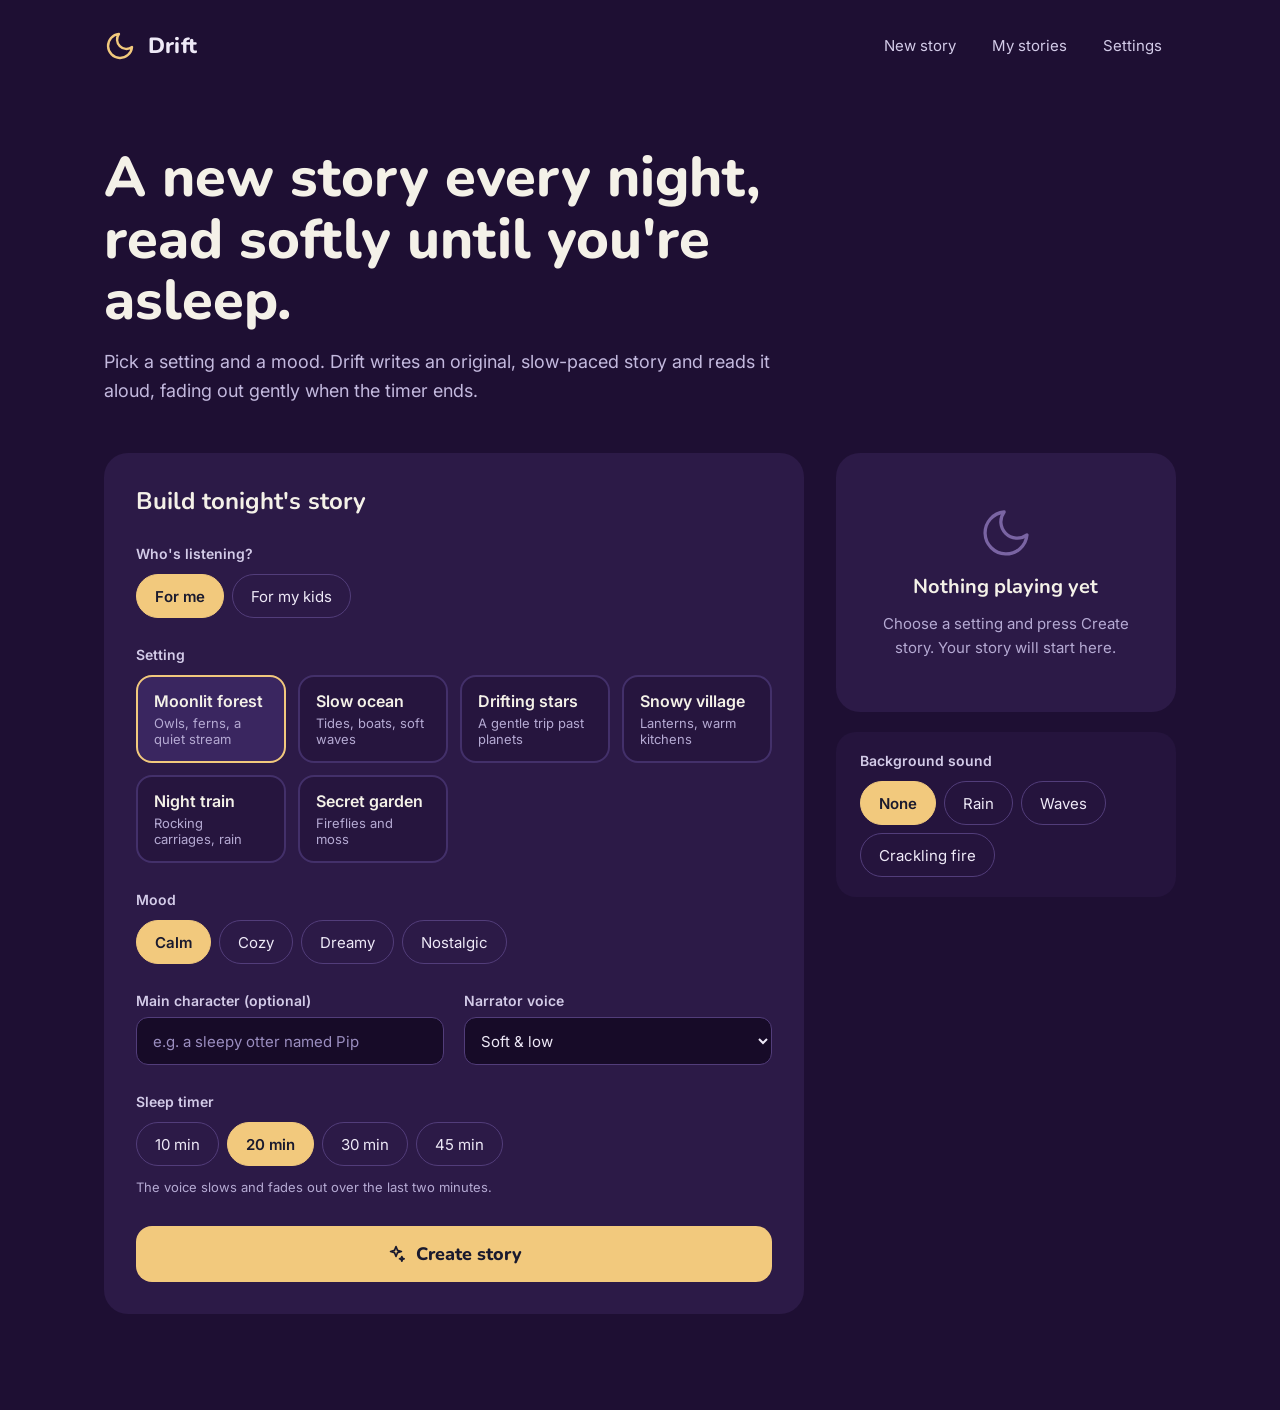
<file: atonull/index.html>
<!doctype html>
<html lang="en">
<head>
  <meta charset="utf-8">
  <meta name="viewport" content="width=device-width, initial-scale=1">
  <title>Drift — Bedtime Story Generator</title>
  <meta name="description" content="Pick a setting and a mood. Drift writes an original, slow-paced bedtime story and reads it aloud, fading out gently when the timer ends.">
  <link rel="icon" href="data:image/svg+xml,%3Csvg xmlns='http://www.w3.org/2000/svg' viewBox='0 0 24 24' fill='none' stroke='%23F2C97D' stroke-width='1.8' stroke-linecap='round' stroke-linejoin='round'%3E%3Cpath d='M21 12.8A9 9 0 1 1 11.2 3a7 7 0 0 0 9.8 9.8z'/%3E%3C/svg%3E">
  <link rel="preconnect" href="https://fonts.googleapis.com">
  <link rel="preconnect" href="https://fonts.gstatic.com" crossorigin>
  <link rel="stylesheet" href="https://fonts.googleapis.com/css2?family=Nunito:wght@400;600;700;800&family=Inter:wght@400;500;600&display=swap">
  <link rel="stylesheet" href="styles.css">
</head>
<body>
  <header class="site-header">
    <a class="brand" href="index.html">
      <svg width="32" height="32" viewBox="0 0 24 24" fill="none" stroke="#F2C97D" stroke-width="1.8" stroke-linecap="round" stroke-linejoin="round" aria-hidden="true"><path d="M21 12.8A9 9 0 1 1 11.2 3a7 7 0 0 0 9.8 9.8z"></path></svg>
      <span class="brand-name">Drift</span>
    </a>
    <nav class="site-nav" aria-label="Main">
      <a href="#create">New story</a>
      <a href="library.html">My stories</a>
      <a href="#settings">Settings</a>
    </nav>
  </header>

  <main class="page page--home">
    <section class="hero">
      <h1>A new story every night, read softly until you're asleep.</h1>
      <p>Pick a setting and a mood. Drift writes an original, slow-paced story and reads it aloud, fading out gently when the timer ends.</p>
    </section>

    <div class="layout">
      <section id="create" class="create-panel" aria-labelledby="create-h">
        <h2 id="create-h">Build tonight's story</h2>

        <div class="field-group">
          <span class="field-label" id="audience-label">Who's listening?</span>
          <div class="chip-row" id="audiences" role="group" aria-labelledby="audience-label"></div>
          <div class="age-box" id="age-box" hidden>
            <span class="field-label" id="age-label">Age</span>
            <div class="chip-row" id="ages" role="group" aria-labelledby="age-label"></div>
            <span class="field-note">Kids' stories use simple words, kind characters and a happy, sleepy ending, with nothing scary. Add your child's name as the main character to make it theirs.</span>
          </div>
        </div>

        <div class="field-group">
          <span class="field-label" id="theme-label">Setting</span>
          <div class="card-grid" id="themes" role="group" aria-labelledby="theme-label"></div>
        </div>

        <div class="field-group">
          <span class="field-label" id="mood-label">Mood</span>
          <div class="chip-row" id="moods" role="group" aria-labelledby="mood-label"></div>
        </div>

        <div class="field-row">
          <div class="field">
            <label class="field-label" for="hero">Main character (optional)</label>
            <input class="text-input" id="hero" type="text" placeholder="e.g. a sleepy otter named Pip">
          </div>
          <div class="field">
            <label class="field-label" for="voice">Narrator voice</label>
            <select class="select-input" id="voice">
              <option>Soft &amp; low</option>
              <option>Warm storyteller</option>
              <option>Gentle whisper</option>
            </select>
          </div>
        </div>

        <div class="field-group">
          <span class="field-label" id="timer-label">Sleep timer</span>
          <div class="chip-row" id="timers" role="group" aria-labelledby="timer-label"></div>
          <span class="field-note">The voice slows and fades out over the last two minutes.</span>
        </div>

        <button type="button" class="primary-btn" id="generate">
          <svg width="20" height="20" viewBox="0 0 24 24" fill="none" stroke="currentColor" stroke-width="2" stroke-linecap="round" stroke-linejoin="round" aria-hidden="true"><path d="M12 3l1.8 4.6L18.5 9l-4.7 1.4L12 15l-1.8-4.6L5.5 9l4.7-1.4z"></path><path d="M19 15l.8 2 2 .8-2 .8-.8 2-.8-2-2-.8 2-.8z"></path></svg>
          <span id="generate-label">Create story</span>
        </button>
      </section>

      <aside class="side" aria-label="Player">
        <div class="player">
          <div id="player-story" hidden style="display:flex;flex-direction:column;gap:20px">
            <div class="now-playing">
              <span class="eyebrow">Now playing</span>
              <h3 id="story-title"></h3>
              <span class="meta" id="story-meta"></span>
            </div>
            <p class="story-text">[Story text appears here as it's read aloud — the current sentence is highlighted, the rest stays dim so the screen stays calm.]</p>
            <div class="progress">
              <div class="progress-track"><div class="progress-fill"></div></div>
              <div class="progress-times"><span>0:00</span><span id="timer-end"></span></div>
            </div>
            <div class="controls">
              <button type="button" class="icon-btn" aria-label="Back 15 seconds">
                <svg width="20" height="20" viewBox="0 0 24 24" fill="none" stroke="currentColor" stroke-width="2" stroke-linecap="round" stroke-linejoin="round" aria-hidden="true"><path d="M3 12a9 9 0 1 0 3-6.7L3 8"></path><path d="M3 3v5h5"></path></svg>
              </button>
              <button type="button" class="play-btn" id="toggle-play" aria-label="Pause">
                <svg id="icon-pause" width="28" height="28" viewBox="0 0 24 24" fill="currentColor" aria-hidden="true"><rect x="6" y="5" width="4" height="14" rx="1"></rect><rect x="14" y="5" width="4" height="14" rx="1"></rect></svg>
                <svg id="icon-play" width="28" height="28" viewBox="0 0 24 24" fill="currentColor" aria-hidden="true" hidden><path d="M8 5v14l11-7z"></path></svg>
              </button>
              <button type="button" class="icon-btn" id="regenerate" aria-label="New story, same settings">
                <svg width="20" height="20" viewBox="0 0 24 24" fill="none" stroke="currentColor" stroke-width="2" stroke-linecap="round" stroke-linejoin="round" aria-hidden="true"><path d="M21 12a9 9 0 1 1-3-6.7L21 8"></path><path d="M21 3v5h-5"></path></svg>
              </button>
            </div>
          </div>

          <div class="empty-state" id="player-empty">
            <svg width="56" height="56" viewBox="0 0 24 24" fill="none" stroke="#7A64A3" stroke-width="1.4" stroke-linecap="round" stroke-linejoin="round" aria-hidden="true"><path d="M21 12.8A9 9 0 1 1 11.2 3a7 7 0 0 0 9.8 9.8z"></path></svg>
            <h3>Nothing playing yet</h3>
            <p>Choose a setting and press Create story. Your story will start here.</p>
          </div>
        </div>

        <div class="sound-box">
          <span class="field-label" id="sound-label">Background sound</span>
          <div class="chip-row" id="sounds" role="group" aria-labelledby="sound-label"></div>
        </div>
      </aside>
    </div>
  </main>

  <script src="app.js"></script>
</body>
</html>
</file>
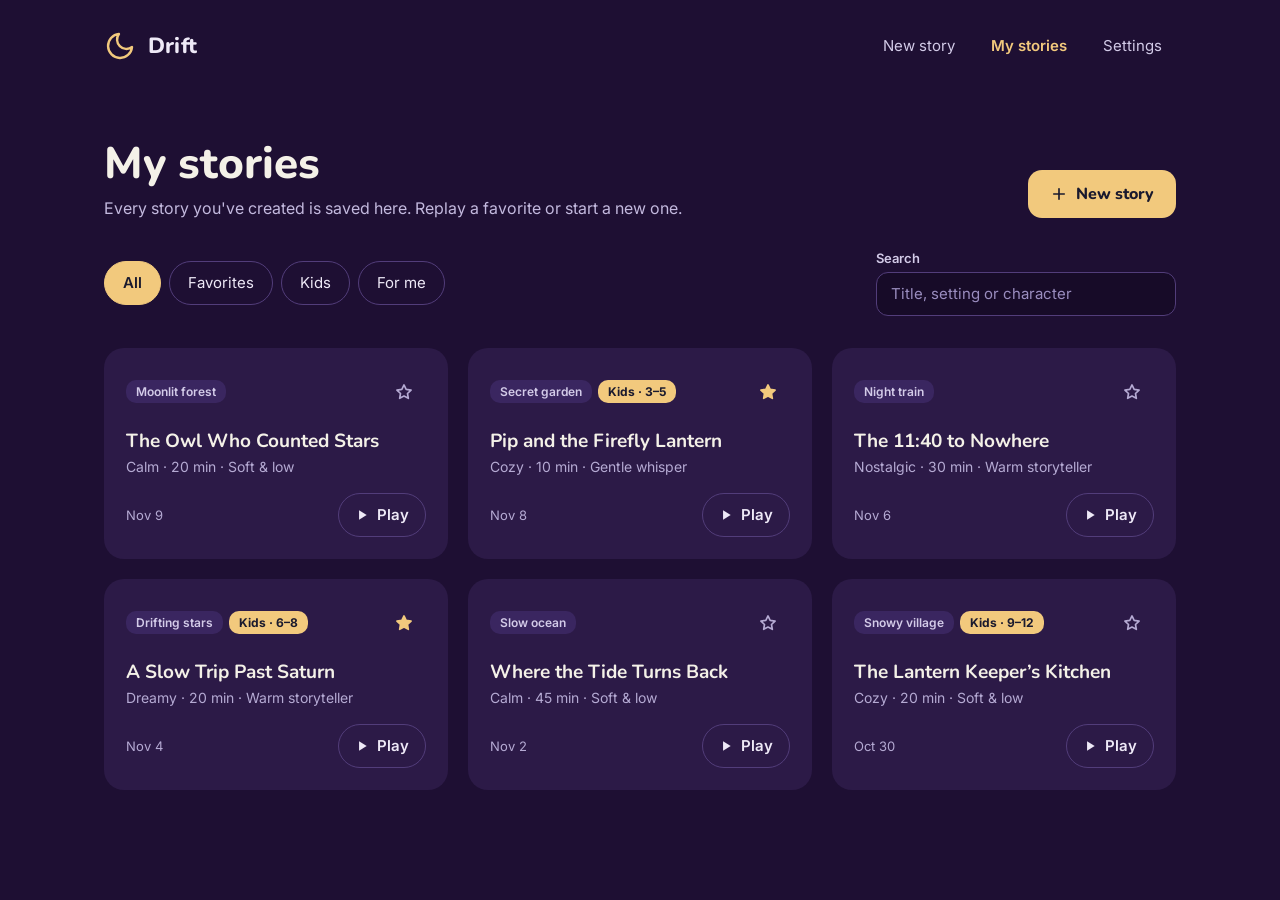
<file: atonull/library.html>
<!doctype html>
<html lang="en">
<head>
  <meta charset="utf-8">
  <meta name="viewport" content="width=device-width, initial-scale=1">
  <title>My Stories — Drift</title>
  <meta name="description" content="Every story you've created is saved here. Replay a favorite or start a new one.">
  <link rel="icon" href="data:image/svg+xml,%3Csvg xmlns='http://www.w3.org/2000/svg' viewBox='0 0 24 24' fill='none' stroke='%23F2C97D' stroke-width='1.8' stroke-linecap='round' stroke-linejoin='round'%3E%3Cpath d='M21 12.8A9 9 0 1 1 11.2 3a7 7 0 0 0 9.8 9.8z'/%3E%3C/svg%3E">
  <link rel="preconnect" href="https://fonts.googleapis.com">
  <link rel="preconnect" href="https://fonts.gstatic.com" crossorigin>
  <link rel="stylesheet" href="https://fonts.googleapis.com/css2?family=Nunito:wght@400;600;700;800&family=Inter:wght@400;500;600&display=swap">
  <link rel="stylesheet" href="styles.css">
</head>
<body>
  <header class="site-header">
    <a class="brand" href="index.html">
      <svg width="32" height="32" viewBox="0 0 24 24" fill="none" stroke="#F2C97D" stroke-width="1.8" stroke-linecap="round" stroke-linejoin="round" aria-hidden="true"><path d="M21 12.8A9 9 0 1 1 11.2 3a7 7 0 0 0 9.8 9.8z"></path></svg>
      <span class="brand-name">Drift</span>
    </a>
    <nav class="site-nav" aria-label="Main">
      <a href="index.html">New story</a>
      <a href="library.html" aria-current="page">My stories</a>
      <a href="#settings">Settings</a>
    </nav>
  </header>

  <main class="page page--library">
    <section class="library-head">
      <div>
        <h1>My stories</h1>
        <p>Every story you've created is saved here. Replay a favorite or start a new one.</p>
      </div>
      <a class="link-btn" href="index.html">
        <svg width="18" height="18" viewBox="0 0 24 24" fill="none" stroke="currentColor" stroke-width="2.2" stroke-linecap="round" aria-hidden="true"><path d="M12 5v14M5 12h14"></path></svg>
        New story
      </a>
    </section>

    <div class="toolbar">
      <div class="chip-row" id="filters" role="group" aria-label="Filter stories"></div>
      <div class="search">
        <label class="field-label" for="search">Search</label>
        <input id="search" type="search" placeholder="Title, setting or character">
      </div>
    </div>

    <div class="story-grid" id="story-grid"></div>

    <div class="empty-panel" id="empty" hidden>
      <h2>No stories here yet</h2>
      <p id="empty-text">Tap the star on a story to add it to your favorites.</p>
    </div>
  </main>

  <script src="library.js"></script>
</body>
</html>
</file>
<file: atonull/styles.css>
/* Drift — shared styles for index.html and library.html */

:root {
  --bg: #1E0F33;
  --panel: #2C1A47;
  --panel-deep: #26153E;
  --panel-aside: #25143D;
  --panel-selected: #3A2660;
  --line: #43306A;
  --line-strong: #523D7A;
  --text: #EEE9F7;
  --text-head: #F4F1E8;
  --text-soft: #D3CBE8;
  --text-lede: #C3B9DE;
  --text-muted: #B5AAD3;
  --accent: #F2C97D;
  --accent-hover: #FFE2A8;
  --ink: #1A1A2E;
  color-scheme: dark;
}

* { box-sizing: border-box; }

html { background: var(--bg); }

body {
  margin: 0;
  min-height: 100vh;
  background: var(--bg);
  color: var(--text);
  font-family: Inter, system-ui, sans-serif;
}

a { color: var(--accent); }
a:hover { color: var(--accent-hover); }

[hidden] { display: none !important; }

input::placeholder { color: #9A8DBF; }

:focus-visible {
  outline: 2px solid var(--accent);
  outline-offset: 3px;
}

h1, h2, h3, p { margin: 0; }

/* ---------- Header ---------- */

.site-header {
  max-width: 1120px;
  margin: 0 auto;
  padding: 24px;
  display: flex;
  flex-wrap: wrap;
  align-items: center;
  justify-content: space-between;
  gap: 16px;
}

.brand {
  display: flex;
  align-items: center;
  gap: 12px;
  text-decoration: none;
  color: var(--text);
}

.brand:hover { color: var(--text); }

.brand-name {
  font-family: Nunito, sans-serif;
  font-weight: 800;
  font-size: 22px;
  letter-spacing: 0.2px;
}

.site-nav { display: flex; flex-wrap: wrap; gap: 8px; }

.site-nav a {
  color: var(--text-soft);
  text-decoration: none;
  padding: 12px 14px;
  font-size: 15px;
}

.site-nav a:hover { color: var(--text-head); }

.site-nav a[aria-current="page"] {
  color: var(--accent);
  font-weight: 600;
}

/* ---------- Page shell ---------- */

.page {
  max-width: 1120px;
  margin: 0 auto;
  padding: 24px 24px 96px;
  display: flex;
  flex-direction: column;
}

.page--home { gap: 48px; }
.page--library { gap: 32px; }

.hero {
  display: flex;
  flex-direction: column;
  gap: 16px;
  max-width: 720px;
  padding-top: 32px;
}

.hero h1 {
  font-family: Nunito, sans-serif;
  font-weight: 800;
  font-size: clamp(36px, 5vw, 56px);
  line-height: 1.1;
  color: var(--text-head);
}

.hero p {
  font-size: 18px;
  line-height: 1.6;
  color: var(--text-lede);
}

.layout {
  display: flex;
  flex-wrap: wrap;
  gap: 32px;
  align-items: flex-start;
}

/* ---------- Chips & cards ---------- */

.chip-row { display: flex; flex-wrap: wrap; gap: 8px; }

.chip {
  min-height: 44px;
  padding: 0 18px;
  border-radius: 22px;
  font: inherit;
  font-size: 15px;
  cursor: pointer;
  background: transparent;
  color: var(--text);
  border: 1px solid var(--line-strong);
}

.chip:hover { border-color: var(--accent); }

.chip[aria-pressed="true"] {
  background: var(--accent);
  color: var(--ink);
  border-color: var(--accent);
  font-weight: 600;
}

.card-grid {
  display: grid;
  grid-template-columns: repeat(auto-fill, minmax(140px, 1fr));
  gap: 12px;
}

.option-card {
  min-height: 88px;
  padding: 14px 16px;
  border-radius: 16px;
  text-align: left;
  cursor: pointer;
  display: flex;
  flex-direction: column;
  justify-content: flex-end;
  gap: 4px;
  font: inherit;
  color: var(--text-head);
  background: var(--panel-deep);
  border: 2px solid var(--line);
}

.option-card:hover { border-color: var(--line-strong); }

.option-card[aria-pressed="true"] {
  background: var(--panel-selected);
  border-color: var(--accent);
}

.option-card .label { font-size: 16px; font-weight: 600; }
.option-card .hint { font-size: 13px; color: var(--text-muted); }

/* ---------- Create panel ---------- */

.create-panel {
  flex: 999 1 560px;
  min-width: 0;
  background: var(--panel);
  border-radius: 24px;
  padding: 32px;
  display: flex;
  flex-direction: column;
  gap: 28px;
}

.create-panel h2 {
  font-family: Nunito, sans-serif;
  font-weight: 700;
  font-size: 24px;
  color: var(--text-head);
}

.field-group { display: flex; flex-direction: column; gap: 12px; }

.field-label {
  font-size: 14px;
  font-weight: 600;
  color: var(--text-soft);
}

.field-note {
  font-size: 13px;
  line-height: 1.5;
  color: var(--text-muted);
}

.age-box {
  display: flex;
  flex-direction: column;
  gap: 12px;
  background: var(--panel-deep);
  border: 1px solid var(--line);
  border-radius: 16px;
  padding: 16px 18px;
}

.field-row { display: flex; flex-wrap: wrap; gap: 20px; }

.field {
  flex: 1 1 220px;
  display: flex;
  flex-direction: column;
  gap: 8px;
}

.text-input,
.select-input {
  height: 48px;
  border-radius: 12px;
  border: 1px solid var(--line-strong);
  background: #170B28;
  color: var(--text);
  font: inherit;
  font-size: 15px;
}

.text-input { padding: 0 16px; width: 100%; }
.select-input { padding: 0 12px; width: 100%; }

.primary-btn {
  height: 56px;
  border: none;
  border-radius: 16px;
  background: var(--accent);
  color: var(--ink);
  font-family: Nunito, sans-serif;
  font-weight: 800;
  font-size: 18px;
  cursor: pointer;
  display: flex;
  align-items: center;
  justify-content: center;
  gap: 10px;
}

.primary-btn:hover { background: var(--accent-hover); }

/* ---------- Player ---------- */

.side { flex: 1 1 340px; min-width: 0; display: flex; flex-direction: column; gap: 20px; }

.player {
  background: var(--panel);
  border-radius: 24px;
  padding: 28px;
  display: flex;
  flex-direction: column;
  gap: 20px;
}

.now-playing { display: flex; flex-direction: column; gap: 6px; }

.eyebrow {
  font-size: 13px;
  font-weight: 600;
  color: var(--accent);
  text-transform: uppercase;
  letter-spacing: 1px;
}

.player h3 {
  font-family: Nunito, sans-serif;
  font-weight: 700;
  font-size: 22px;
  color: var(--text-head);
}

.meta { font-size: 14px; color: var(--text-muted); }

.story-text { font-size: 16px; line-height: 1.75; color: var(--text-soft); }

.progress { display: flex; flex-direction: column; gap: 8px; }

.progress-track {
  height: 6px;
  border-radius: 3px;
  background: var(--line);
  overflow: hidden;
}

.progress-fill { width: 18%; height: 6px; background: var(--accent); }

.progress-times {
  display: flex;
  justify-content: space-between;
  font-size: 13px;
  color: var(--text-muted);
}

.controls { display: flex; align-items: center; justify-content: center; gap: 20px; }

.icon-btn {
  width: 48px;
  height: 48px;
  border-radius: 24px;
  border: 1px solid var(--line-strong);
  background: transparent;
  color: var(--text);
  cursor: pointer;
  display: flex;
  align-items: center;
  justify-content: center;
}

.icon-btn:hover { border-color: var(--accent); }

.play-btn {
  width: 72px;
  height: 72px;
  border-radius: 36px;
  border: none;
  background: var(--accent);
  color: var(--ink);
  cursor: pointer;
  display: flex;
  align-items: center;
  justify-content: center;
}

.play-btn:hover { background: var(--accent-hover); }

.empty-state {
  display: flex;
  flex-direction: column;
  align-items: center;
  text-align: center;
  gap: 12px;
  padding: 24px 8px;
}

.empty-state h3 { font-size: 20px; }
.empty-state p { font-size: 15px; line-height: 1.6; color: var(--text-muted); }

.sound-box {
  background: var(--panel-aside);
  border-radius: 20px;
  padding: 20px 24px;
  display: flex;
  flex-direction: column;
  gap: 12px;
}

/* ---------- Library ---------- */

.library-head {
  display: flex;
  flex-wrap: wrap;
  align-items: flex-end;
  justify-content: space-between;
  gap: 20px;
  padding-top: 24px;
}

.library-head > div { display: flex; flex-direction: column; gap: 8px; }

.library-head h1 {
  font-family: Nunito, sans-serif;
  font-weight: 800;
  font-size: clamp(32px, 4vw, 44px);
  line-height: 1.15;
  color: var(--text-head);
}

.library-head p { font-size: 16px; color: var(--text-lede); }

.link-btn {
  min-height: 48px;
  padding: 0 22px;
  border-radius: 14px;
  background: var(--accent);
  color: var(--ink);
  text-decoration: none;
  font-family: Nunito, sans-serif;
  font-weight: 800;
  font-size: 16px;
  display: flex;
  align-items: center;
  gap: 8px;
}

.link-btn:hover { background: var(--accent-hover); color: var(--ink); }

.toolbar {
  display: flex;
  flex-wrap: wrap;
  align-items: center;
  justify-content: space-between;
  gap: 16px;
}

.search { flex: 0 1 300px; display: flex; flex-direction: column; gap: 6px; }
.search .field-label { font-size: 13px; }
.search input {
  height: 44px;
  width: 100%;
  border-radius: 12px;
  border: 1px solid var(--line-strong);
  background: #170B28;
  color: var(--text);
  padding: 0 14px;
  font: inherit;
  font-size: 15px;
}

.story-grid {
  display: grid;
  grid-template-columns: repeat(auto-fill, minmax(300px, 1fr));
  gap: 20px;
}

.story-card {
  background: var(--panel);
  border-radius: 20px;
  padding: 22px;
  display: flex;
  flex-direction: column;
  gap: 14px;
}

.story-card-top {
  display: flex;
  align-items: center;
  justify-content: space-between;
  gap: 8px;
}

.tags { display: flex; flex-wrap: wrap; gap: 6px; }

.tag {
  font-size: 12px;
  font-weight: 600;
  padding: 4px 10px;
  border-radius: 10px;
  background: var(--panel-selected);
  color: var(--text-soft);
}

.tag--kids {
  font-weight: 700;
  background: var(--accent);
  color: var(--ink);
}

.fav-btn {
  width: 44px;
  height: 44px;
  border-radius: 22px;
  border: none;
  background: transparent;
  color: var(--text-muted);
  cursor: pointer;
  display: flex;
  align-items: center;
  justify-content: center;
}

.fav-btn[aria-pressed="true"] { color: var(--accent); }
.fav-btn[aria-pressed="true"] svg { fill: currentColor; }

.story-card h2 {
  font-family: Nunito, sans-serif;
  font-weight: 700;
  font-size: 19px;
  color: var(--text-head);
}

.story-card .title-block { display: flex; flex-direction: column; gap: 4px; }

.story-card-foot {
  display: flex;
  align-items: center;
  justify-content: space-between;
  gap: 12px;
  padding-top: 4px;
}

.story-card-foot .date { font-size: 13px; color: var(--text-muted); }

.play-link {
  min-height: 44px;
  padding: 0 16px;
  border-radius: 22px;
  border: 1px solid var(--line-strong);
  color: var(--text);
  text-decoration: none;
  font-size: 15px;
  font-weight: 600;
  display: flex;
  align-items: center;
  gap: 8px;
}

.play-link:hover { border-color: var(--accent); color: var(--text); }

.empty-panel {
  background: var(--panel);
  border-radius: 20px;
  padding: 48px 24px;
  display: flex;
  flex-direction: column;
  align-items: center;
  text-align: center;
  gap: 10px;
}

.empty-panel h2 {
  font-family: Nunito, sans-serif;
  font-weight: 700;
  font-size: 20px;
  color: var(--text-head);
}

.empty-panel p { font-size: 15px; color: var(--text-muted); }

@media (max-width: 480px) {
  .create-panel { padding: 24px 20px; }
  .player { padding: 24px 20px; }
}
</file>
